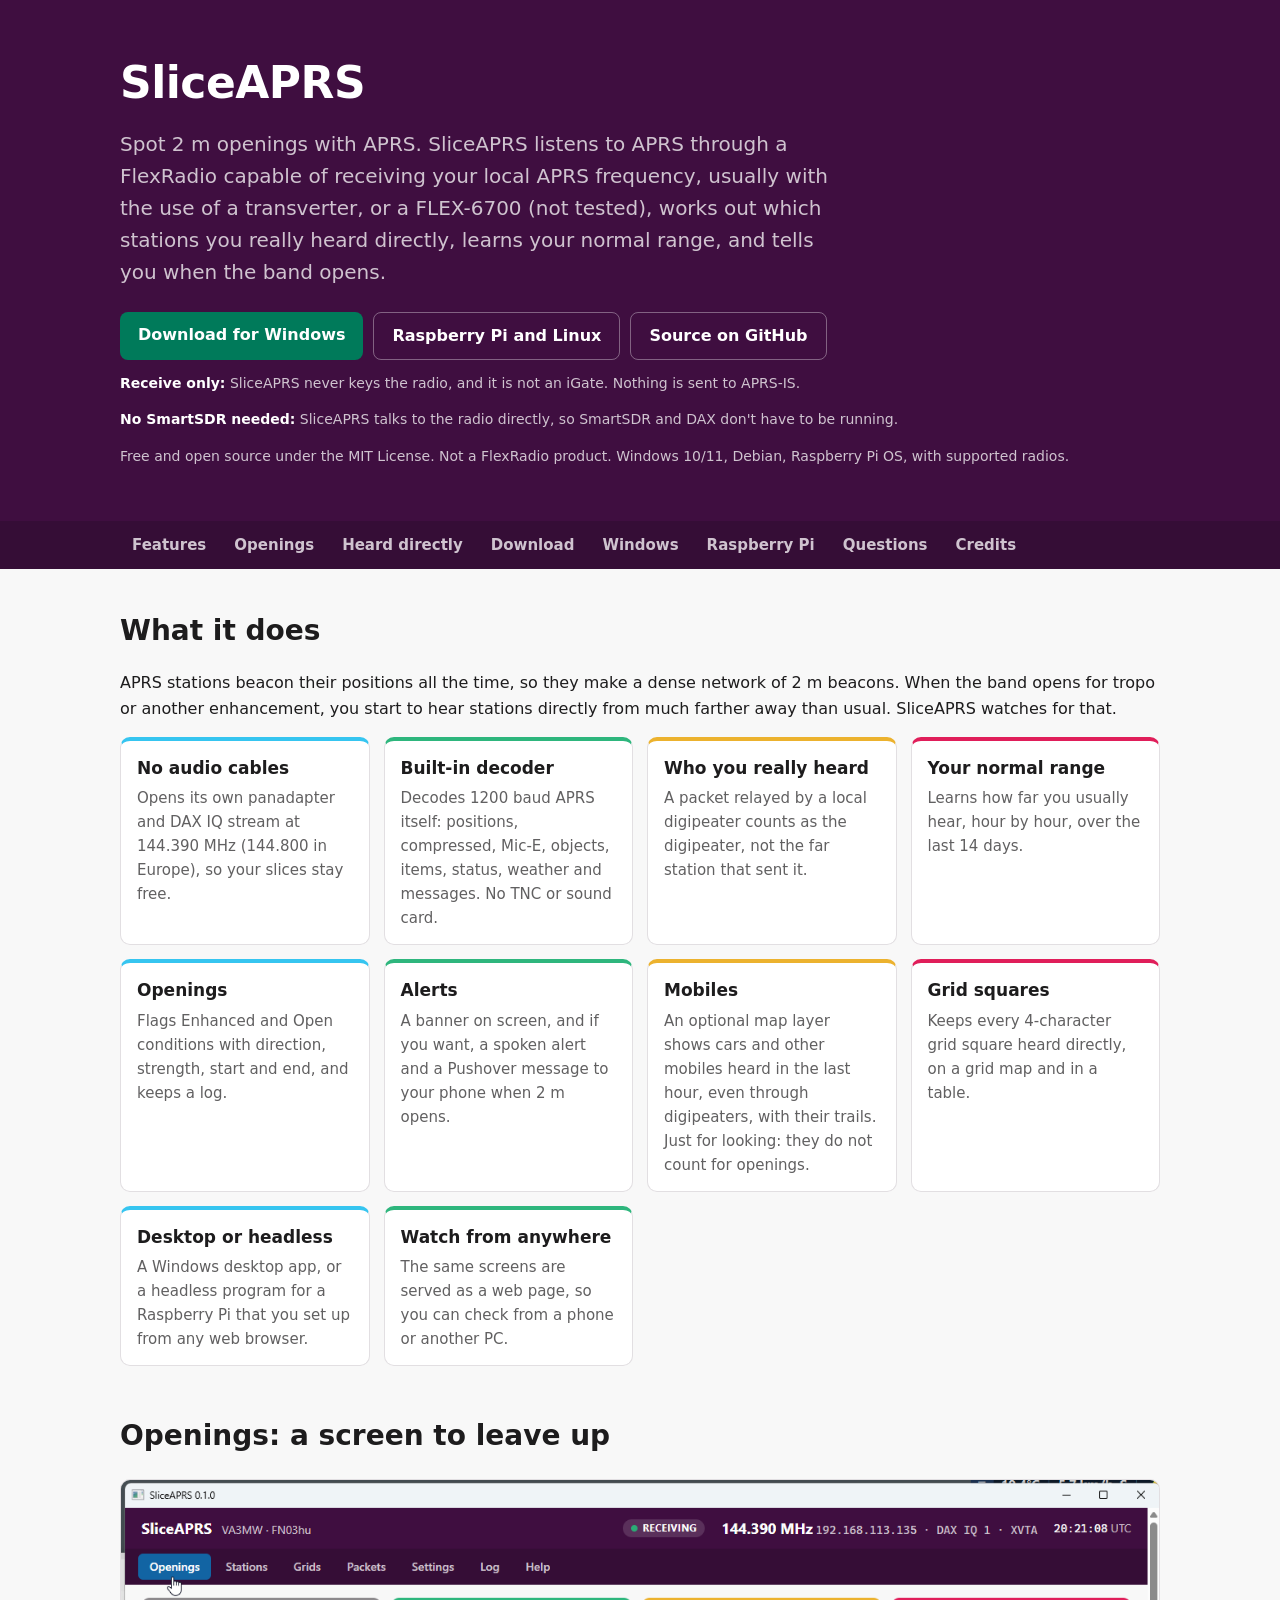
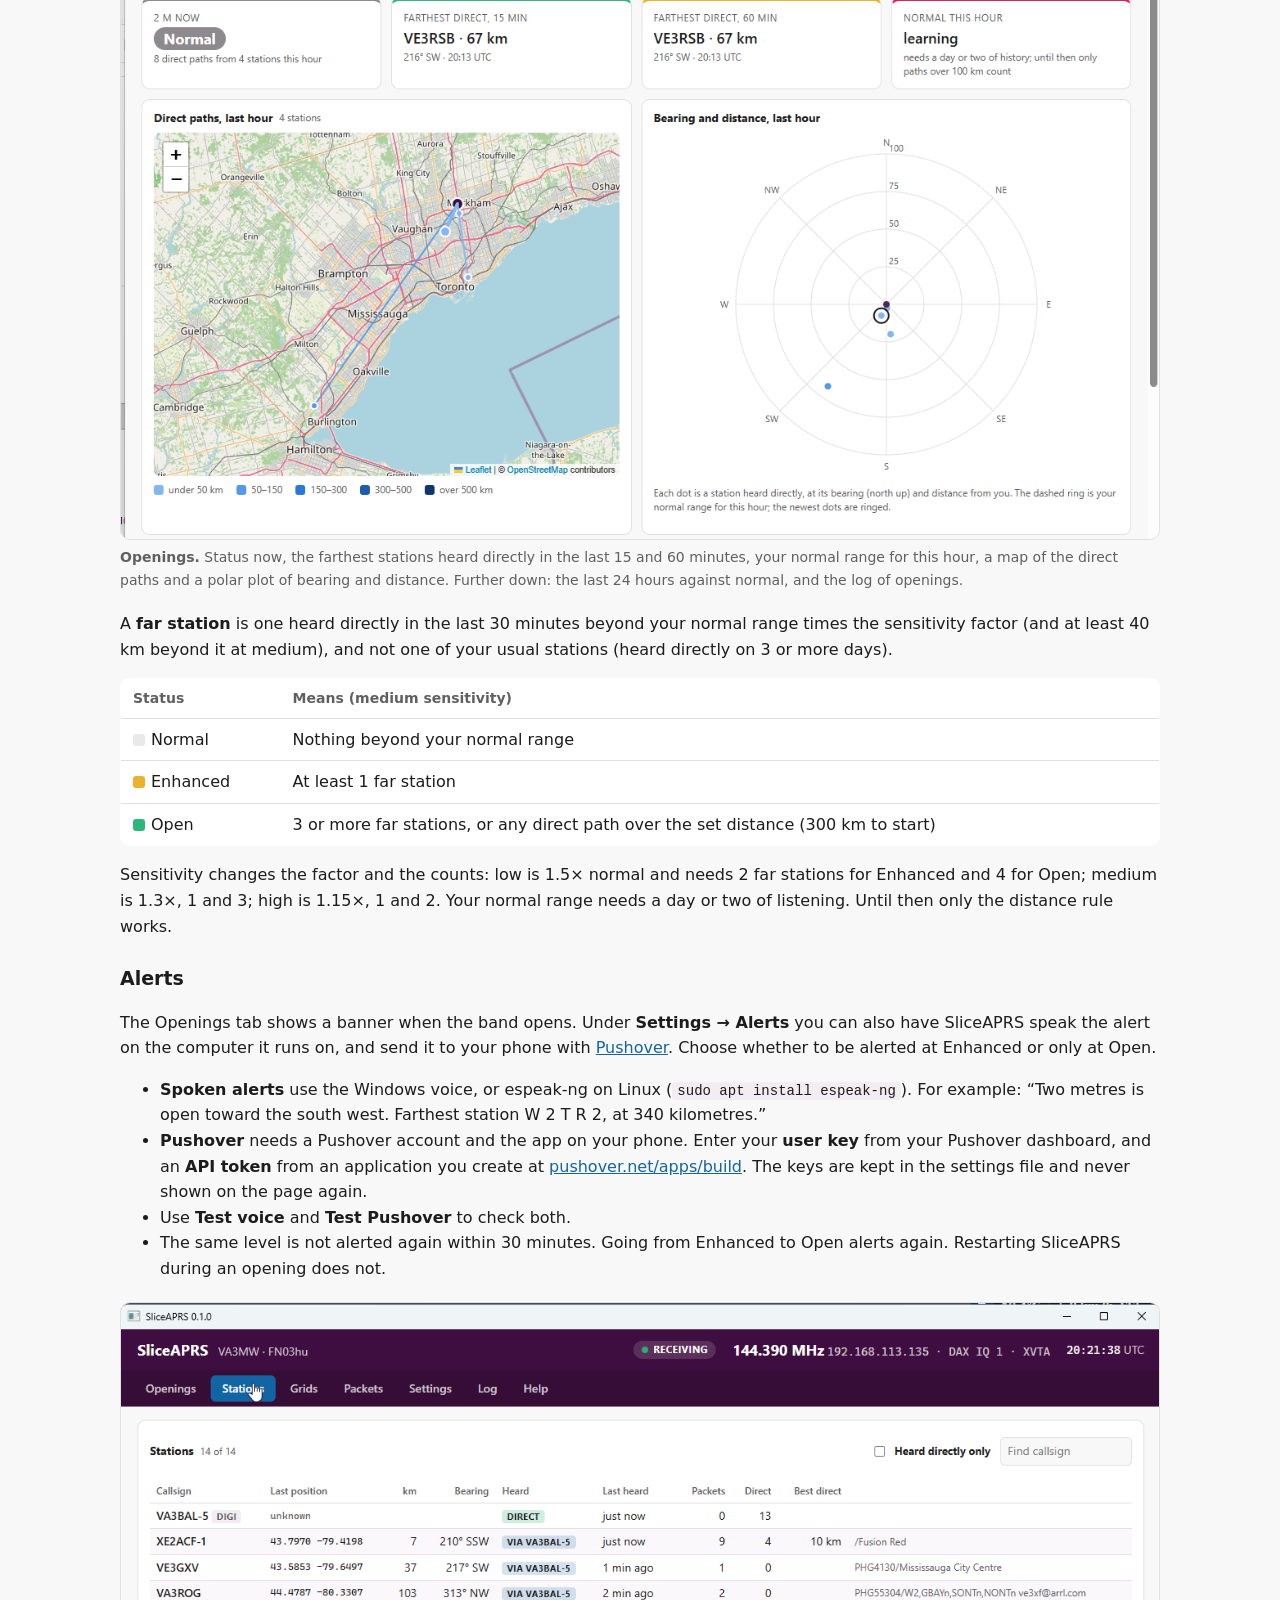
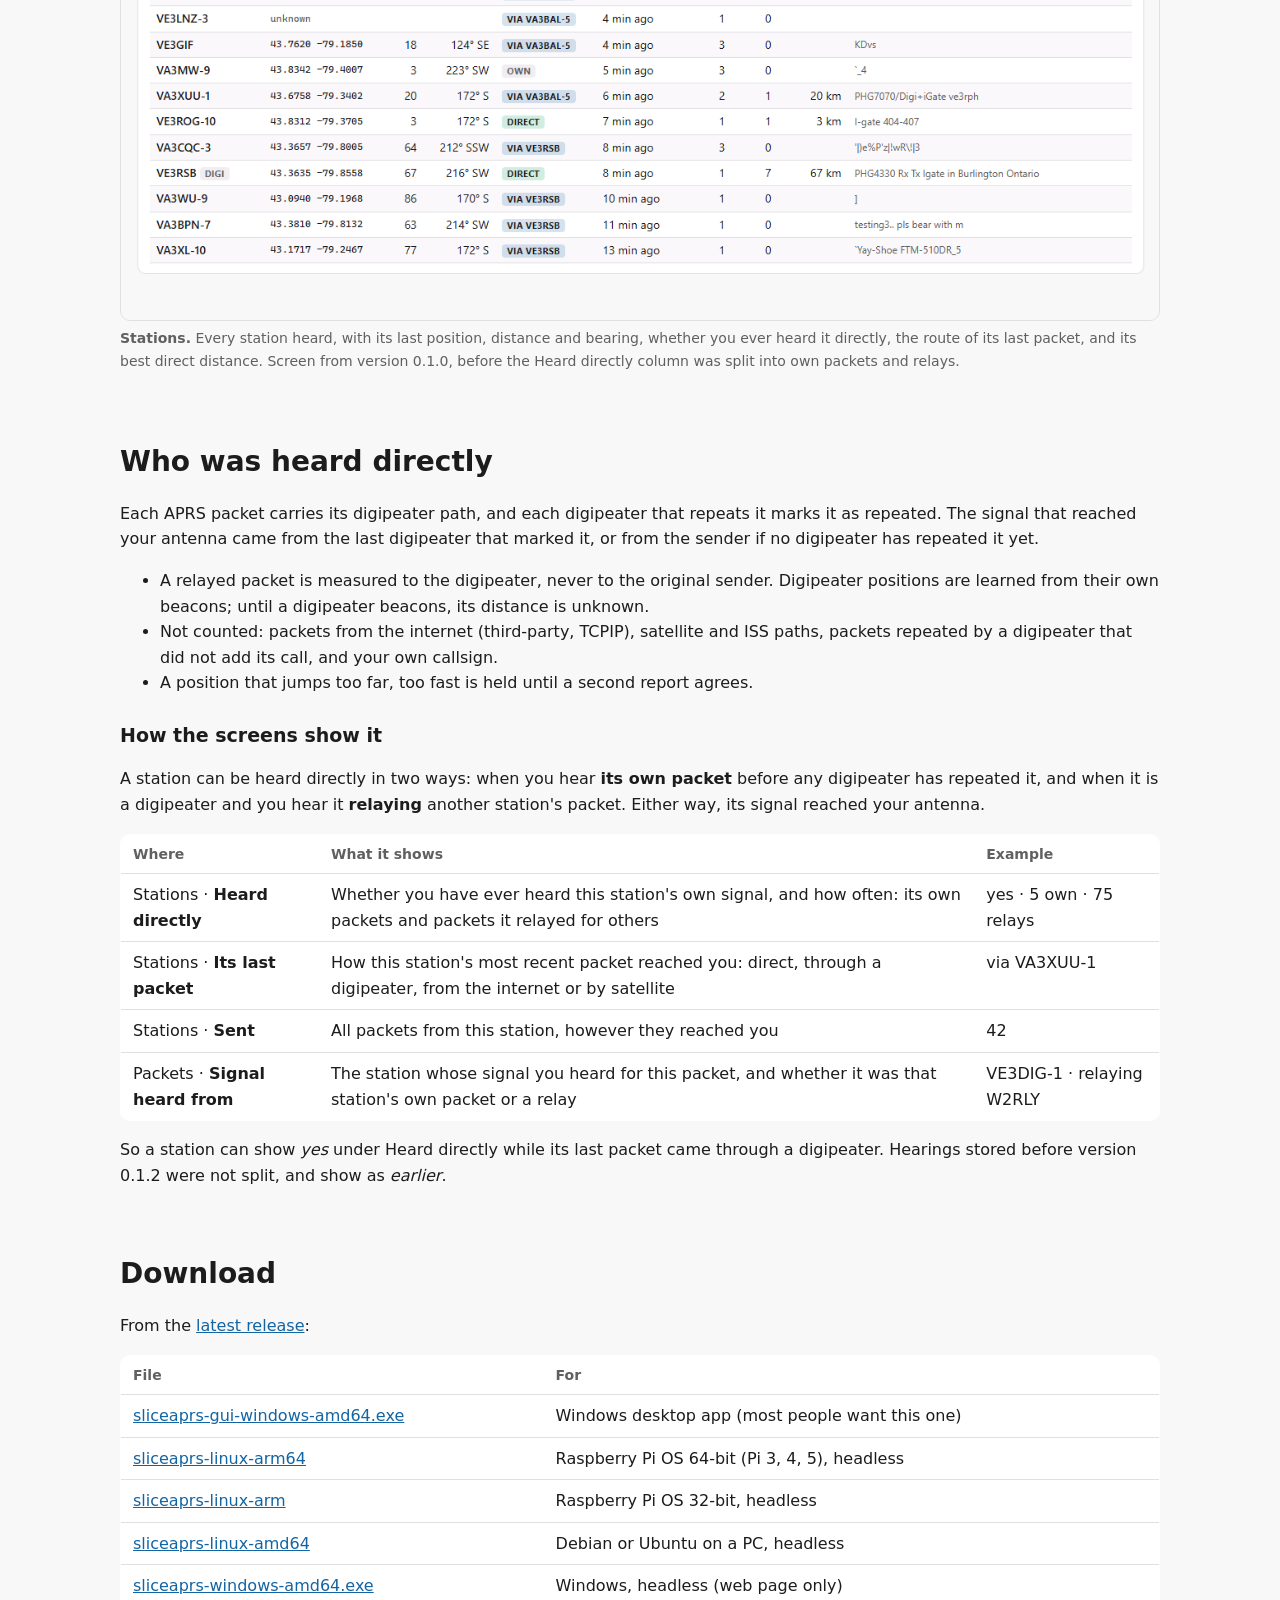
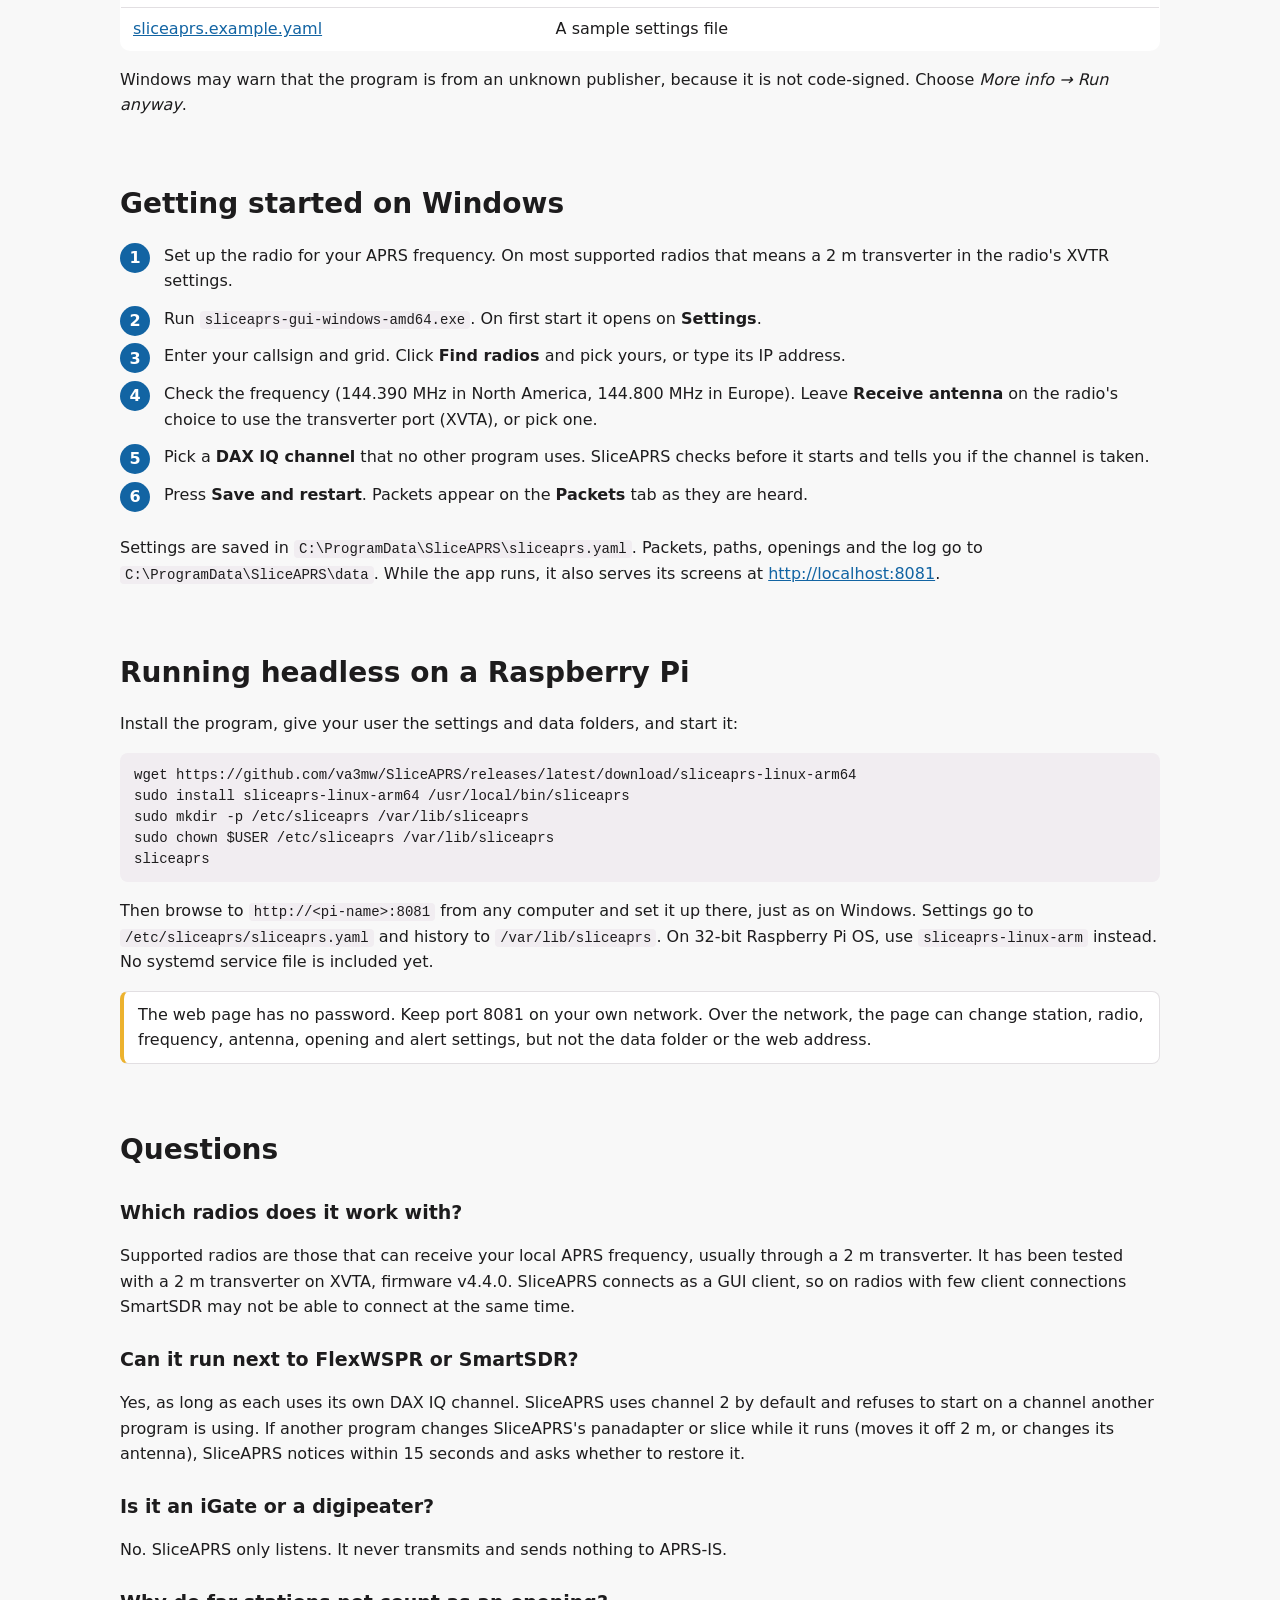
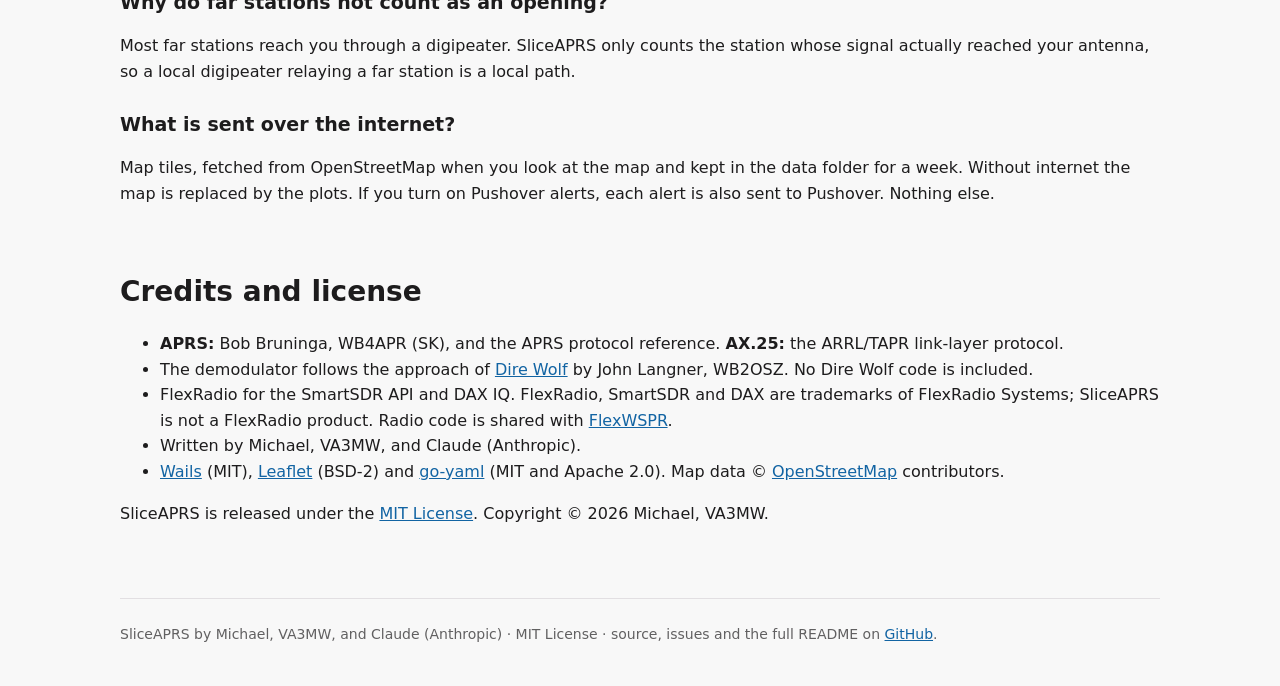
<file: docs/index.html>
<!doctype html>
<html lang="en">
<head>
<meta charset="utf-8">
<meta name="viewport" content="width=device-width, initial-scale=1">
<title>SliceAPRS</title>
<meta name="description" content="SliceAPRS: spot 2 m openings with APRS through a FlexRadio, on Windows, Debian and Raspberry Pi. Receive only.">
<style>
:root {
  --aub: #3f0e40; --aub-2: #350d36; --aub-3: #522653; --aub-ink: #fff; --aub-muted: #cfc3cf;
  --bg: #f8f8f8; --panel: #fff; --line: #e2dfe2; --text: #1d1c1d; --muted: #616061;
  --accent: #1264a3; --go: #007a5a; --go-hover: #148567;
  --c-blue: #36c5f0; --c-green: #2eb67d; --c-yellow: #ecb22e; --c-red: #e01e5a;
  --code: #f1edf1;
  color-scheme: light;
}
@media (prefers-color-scheme: dark) {
  :root { --aub: #350d36; --aub-2: #2a0a2b; --aub-ink: #e8e8e8; --aub-muted: #a8a0a8;
    --bg: #1a1d21; --panel: #222529; --line: #35373b; --text: #d1d2d3; --muted: #9a9b9e;
    --accent: #1d9bd1; --code: #2c2d30; color-scheme: dark; }
}
* { box-sizing: border-box; }
html { scroll-behavior: smooth; }
body { margin: 0; background: var(--bg); color: var(--text);
  font: 16px/1.6 system-ui, -apple-system, "Segoe UI", Roboto, sans-serif; }
a { color: var(--accent); }
code, pre { font-family: ui-monospace, "Cascadia Mono", Consolas, monospace; font-size: 14px; }
code { background: var(--code); padding: 1px 5px; border-radius: 4px; }
pre { background: var(--code); padding: 12px 14px; border-radius: 8px; overflow-x: auto; line-height: 1.5; }
pre code { background: none; padding: 0; }
.wrap { max-width: 1080px; margin: 0 auto; padding: 0 20px; }

header.hero { background: var(--aub); color: var(--aub-ink); padding: 48px 0 40px; }
.hero h1 { margin: 0; font-size: 44px; letter-spacing: -.5px; }
.hero p.lead { font-size: 20px; color: var(--aub-muted); max-width: 720px; margin: 10px 0 24px; }
.btns { display: flex; flex-wrap: wrap; gap: 10px; }
.btn { display: inline-block; padding: 10px 18px; border-radius: 8px; font-weight: 700; text-decoration: none; }
.btn.go { background: var(--go); color: #fff; }
.btn.go:hover { background: var(--go-hover); }
.btn.ghost { border: 1px solid rgba(255,255,255,.35); color: var(--aub-ink); }
.btn.ghost:hover { background: var(--aub-3); }
.hero .small { color: var(--aub-muted); font-size: 14px; margin-top: 12px; }
nav.bar { background: var(--aub-2); position: sticky; top: 0; z-index: 2; }
nav.bar .wrap { display: flex; gap: 4px; overflow-x: auto; scrollbar-width: none; padding-top: 6px; padding-bottom: 6px; }
nav.bar a { color: var(--aub-muted); text-decoration: none; font-weight: 600; padding: 6px 12px; border-radius: 6px; white-space: nowrap; font-size: 15px; }
nav.bar a:hover { background: var(--aub-3); color: var(--aub-ink); }

section { padding: 40px 0 8px; }
h2 { font-size: 28px; margin: 0 0 12px; }
h3 { font-size: 19px; margin: 24px 0 6px; }
.cards { display: grid; grid-template-columns: repeat(auto-fit, minmax(230px, 1fr)); gap: 14px; margin-top: 16px; }
.card { background: var(--panel); border: 1px solid var(--line); border-top: 4px solid var(--c-blue); border-radius: 10px; padding: 14px 16px; }
.card:nth-child(4n+2) { border-top-color: var(--c-green); }
.card:nth-child(4n+3) { border-top-color: var(--c-yellow); }
.card:nth-child(4n+4) { border-top-color: var(--c-red); }
.card h3 { margin: 0 0 4px; font-size: 17px; }
.card p { margin: 0; color: var(--muted); font-size: 15px; }
figure { margin: 20px 0; }
figure img { width: 100%; height: auto; border-radius: 10px; border: 1px solid var(--line); display: block; background: #fff; }
figcaption { color: var(--muted); font-size: 14px; margin-top: 6px; }
table { width: 100%; border-collapse: collapse; background: var(--panel); border: 1px solid var(--line); border-radius: 10px; overflow: hidden; }
th, td { text-align: left; padding: 8px 12px; border-bottom: 1px solid var(--line); vertical-align: top; }
th { font-size: 14px; color: var(--muted); }
tr:last-child td { border-bottom: 0; }
.scroll { overflow-x: auto; }
.steps { counter-reset: s; list-style: none; padding: 0; }
.steps li { counter-increment: s; position: relative; padding: 0 0 12px 44px; }
.steps li::before { content: counter(s); position: absolute; left: 0; top: 0; width: 30px; height: 30px; border-radius: 50%;
  background: var(--accent); color: #fff; font-weight: 700; display: flex; align-items: center; justify-content: center; }
.two { display: grid; grid-template-columns: 1fr 1fr; gap: 24px; }
@media (max-width: 800px) { .two { grid-template-columns: 1fr; } .hero h1 { font-size: 34px; } }
.note { background: var(--panel); border: 1px solid var(--line); border-left: 4px solid var(--c-yellow); border-radius: 8px; padding: 10px 14px; }
.lv { display: inline-block; width: 12px; height: 12px; border-radius: 3px; margin-right: 6px; vertical-align: -1px; }
footer { margin-top: 48px; padding: 24px 0 40px; border-top: 1px solid var(--line); color: var(--muted); font-size: 14px; }
</style>
</head>
<body>

<header class="hero">
  <div class="wrap">
    <h1>SliceAPRS</h1>
    <p class="lead">Spot 2 m openings with APRS. SliceAPRS listens to APRS through a FlexRadio capable of receiving your local APRS frequency, usually with the use of a transverter, or a FLEX-6700 (not tested), works out which stations you really heard directly, learns your normal range, and tells you when the band opens.</p>
    <div class="btns">
      <a class="btn go" href="https://github.com/va3mw/SliceAPRS/releases/latest/download/sliceaprs-gui-windows-amd64.exe">Download for Windows</a>
      <a class="btn ghost" href="#download">Raspberry Pi and Linux</a>
      <a class="btn ghost" href="https://github.com/va3mw/SliceAPRS">Source on GitHub</a>
    </div>
    <p class="small"><b style="color:var(--aub-ink)">Receive only:</b> SliceAPRS never keys the radio, and it is not an iGate. Nothing is sent to APRS-IS.</p>
    <p class="small"><b style="color:var(--aub-ink)">No SmartSDR needed:</b> SliceAPRS talks to the radio directly, so SmartSDR and DAX don't have to be running.</p>
    <p class="small">Free and open source under the MIT License. Not a FlexRadio product. Windows 10/11, Debian, Raspberry Pi OS, with supported radios.</p>
  </div>
</header>

<nav class="bar"><div class="wrap">
  <a href="#features">Features</a>
  <a href="#openings">Openings</a>
  <a href="#heard">Heard directly</a>
  <a href="#download">Download</a>
  <a href="#windows">Windows</a>
  <a href="#pi">Raspberry Pi</a>
  <a href="#faq">Questions</a>
  <a href="#credits">Credits</a>
</div></nav>

<main class="wrap">

<section id="features">
  <h2>What it does</h2>
  <p>APRS stations beacon their positions all the time, so they make a dense network of 2 m beacons. When the band opens for tropo or another enhancement, you start to hear stations directly from much farther away than usual. SliceAPRS watches for that.</p>
  <div class="cards">
    <div class="card"><h3>No audio cables</h3><p>Opens its own panadapter and DAX IQ stream at 144.390 MHz (144.800 in Europe), so your slices stay free.</p></div>
    <div class="card"><h3>Built-in decoder</h3><p>Decodes 1200 baud APRS itself: positions, compressed, Mic-E, objects, items, status, weather and messages. No TNC or sound card.</p></div>
    <div class="card"><h3>Who you really heard</h3><p>A packet relayed by a local digipeater counts as the digipeater, not the far station that sent it.</p></div>
    <div class="card"><h3>Your normal range</h3><p>Learns how far you usually hear, hour by hour, over the last 14 days.</p></div>
    <div class="card"><h3>Openings</h3><p>Flags Enhanced and Open conditions with direction, strength, start and end, and keeps a log.</p></div>
    <div class="card"><h3>Alerts</h3><p>A banner on screen, and if you want, a spoken alert and a Pushover message to your phone when 2 m opens.</p></div>
    <div class="card"><h3>Mobiles</h3><p>An optional map layer shows cars and other mobiles heard in the last hour, even through digipeaters, with their trails. Just for looking: they do not count for openings.</p></div>
    <div class="card"><h3>Grid squares</h3><p>Keeps every 4-character grid square heard directly, on a grid map and in a table.</p></div>
    <div class="card"><h3>Desktop or headless</h3><p>A Windows desktop app, or a headless program for a Raspberry Pi that you set up from any web browser.</p></div>
    <div class="card"><h3>Watch from anywhere</h3><p>The same screens are served as a web page, so you can check from a phone or another PC.</p></div>
  </div>
</section>

<section id="openings">
  <h2>Openings: a screen to leave up</h2>
  <figure>
    <img src="openings.png" alt="Openings tab: 2 m status, farthest direct stations, a map of direct paths and a bearing and distance plot" loading="lazy">
    <figcaption><b>Openings.</b> Status now, the farthest stations heard directly in the last 15 and 60 minutes, your normal range for this hour, a map of the direct paths and a polar plot of bearing and distance. Further down: the last 24 hours against normal, and the log of openings.</figcaption>
  </figure>
  <p>A <b>far station</b> is one heard directly in the last 30 minutes beyond your normal range times the sensitivity factor (and at least 40 km beyond it at medium), and not one of your usual stations (heard directly on 3 or more days).</p>
  <div class="scroll"><table>
    <tr><th>Status</th><th>Means (medium sensitivity)</th></tr>
    <tr><td><span class="lv" style="background:#ebe8eb"></span>Normal</td><td>Nothing beyond your normal range</td></tr>
    <tr><td><span class="lv" style="background:#ecb22e"></span>Enhanced</td><td>At least 1 far station</td></tr>
    <tr><td><span class="lv" style="background:#2eb67d"></span>Open</td><td>3 or more far stations, or any direct path over the set distance (300 km to start)</td></tr>
  </table></div>
  <p>Sensitivity changes the factor and the counts: low is 1.5× normal and needs 2 far stations for Enhanced and 4 for Open; medium is 1.3×, 1 and 3; high is 1.15×, 1 and 2. Your normal range needs a day or two of listening. Until then only the distance rule works.</p>
  <h3>Alerts</h3>
  <p>The Openings tab shows a banner when the band opens. Under <b>Settings → Alerts</b> you can also have SliceAPRS speak the alert on the computer it runs on, and send it to your phone with <a href="https://pushover.net/">Pushover</a>. Choose whether to be alerted at Enhanced or only at Open.</p>
  <ul>
    <li><b>Spoken alerts</b> use the Windows voice, or espeak-ng on Linux (<code>sudo apt install espeak-ng</code>). For example: “Two metres is open toward the south west. Farthest station W 2 T R 2, at 340 kilometres.”</li>
    <li><b>Pushover</b> needs a Pushover account and the app on your phone. Enter your <b>user key</b> from your Pushover dashboard, and an <b>API token</b> from an application you create at <a href="https://pushover.net/apps/build">pushover.net/apps/build</a>. The keys are kept in the settings file and never shown on the page again.</li>
    <li>Use <b>Test voice</b> and <b>Test Pushover</b> to check both.</li>
    <li>The same level is not alerted again within 30 minutes. Going from Enhanced to Open alerts again. Restarting SliceAPRS during an opening does not.</li>
  </ul>
  <figure>
    <img src="stations.png" alt="Stations tab: every station heard with its position, distance, bearing and how it was heard" loading="lazy">
    <figcaption><b>Stations.</b> Every station heard, with its last position, distance and bearing, whether you ever heard it directly, the route of its last packet, and its best direct distance. Screen from version 0.1.0, before the Heard directly column was split into own packets and relays.</figcaption>
  </figure>
</section>

<section id="heard">
  <h2>Who was heard directly</h2>
  <p>Each APRS packet carries its digipeater path, and each digipeater that repeats it marks it as repeated. The signal that reached your antenna came from the last digipeater that marked it, or from the sender if no digipeater has repeated it yet.</p>
  <ul>
    <li>A relayed packet is measured to the digipeater, never to the original sender. Digipeater positions are learned from their own beacons; until a digipeater beacons, its distance is unknown.</li>
    <li>Not counted: packets from the internet (third-party, TCPIP), satellite and ISS paths, packets repeated by a digipeater that did not add its call, and your own callsign.</li>
    <li>A position that jumps too far, too fast is held until a second report agrees.</li>
  </ul>
  <h3>How the screens show it</h3>
  <p>A station can be heard directly in two ways: when you hear <b>its own packet</b> before any digipeater has repeated it, and when it is a digipeater and you hear it <b>relaying</b> another station's packet. Either way, its signal reached your antenna.</p>
  <div class="scroll"><table>
    <tr><th>Where</th><th>What it shows</th><th>Example</th></tr>
    <tr><td>Stations · <b>Heard directly</b></td><td>Whether you have ever heard this station's own signal, and how often: its own packets and packets it relayed for others</td><td>yes · 5 own · 75 relays</td></tr>
    <tr><td>Stations · <b>Its last packet</b></td><td>How this station's most recent packet reached you: direct, through a digipeater, from the internet or by satellite</td><td>via VA3XUU-1</td></tr>
    <tr><td>Stations · <b>Sent</b></td><td>All packets from this station, however they reached you</td><td>42</td></tr>
    <tr><td>Packets · <b>Signal heard from</b></td><td>The station whose signal you heard for this packet, and whether it was that station's own packet or a relay</td><td>VE3DIG-1 · relaying W2RLY</td></tr>
  </table></div>
  <p>So a station can show <i>yes</i> under Heard directly while its last packet came through a digipeater. Hearings stored before version 0.1.2 were not split, and show as <i>earlier</i>.</p>
</section>

<section id="download">
  <h2>Download</h2>
  <p>From the <a href="https://github.com/va3mw/SliceAPRS/releases/latest">latest release</a>:</p>
  <div class="scroll"><table>
    <tr><th>File</th><th>For</th></tr>
    <tr><td><a href="https://github.com/va3mw/SliceAPRS/releases/latest/download/sliceaprs-gui-windows-amd64.exe">sliceaprs-gui-windows-amd64.exe</a></td><td>Windows desktop app (most people want this one)</td></tr>
    <tr><td><a href="https://github.com/va3mw/SliceAPRS/releases/latest/download/sliceaprs-linux-arm64">sliceaprs-linux-arm64</a></td><td>Raspberry Pi OS 64-bit (Pi 3, 4, 5), headless</td></tr>
    <tr><td><a href="https://github.com/va3mw/SliceAPRS/releases/latest/download/sliceaprs-linux-arm">sliceaprs-linux-arm</a></td><td>Raspberry Pi OS 32-bit, headless</td></tr>
    <tr><td><a href="https://github.com/va3mw/SliceAPRS/releases/latest/download/sliceaprs-linux-amd64">sliceaprs-linux-amd64</a></td><td>Debian or Ubuntu on a PC, headless</td></tr>
    <tr><td><a href="https://github.com/va3mw/SliceAPRS/releases/latest/download/sliceaprs-windows-amd64.exe">sliceaprs-windows-amd64.exe</a></td><td>Windows, headless (web page only)</td></tr>
    <tr><td><a href="https://github.com/va3mw/SliceAPRS/releases/latest/download/sliceaprs.example.yaml">sliceaprs.example.yaml</a></td><td>A sample settings file</td></tr>
  </table></div>
  <p>Windows may warn that the program is from an unknown publisher, because it is not code-signed. Choose <i>More info → Run anyway</i>.</p>
</section>

<section id="windows">
  <h2>Getting started on Windows</h2>
  <ol class="steps">
    <li>Set up the radio for your APRS frequency. On most supported radios that means a 2 m transverter in the radio's XVTR settings.</li>
    <li>Run <code>sliceaprs-gui-windows-amd64.exe</code>. On first start it opens on <b>Settings</b>.</li>
    <li>Enter your callsign and grid. Click <b>Find radios</b> and pick yours, or type its IP address.</li>
    <li>Check the frequency (144.390 MHz in North America, 144.800 MHz in Europe). Leave <b>Receive antenna</b> on the radio's choice to use the transverter port (XVTA), or pick one.</li>
    <li>Pick a <b>DAX IQ channel</b> that no other program uses. SliceAPRS checks before it starts and tells you if the channel is taken.</li>
    <li>Press <b>Save and restart</b>. Packets appear on the <b>Packets</b> tab as they are heard.</li>
  </ol>
  <p>Settings are saved in <code>C:\ProgramData\SliceAPRS\sliceaprs.yaml</code>. Packets, paths, openings and the log go to <code>C:\ProgramData\SliceAPRS\data</code>. While the app runs, it also serves its screens at <a href="http://localhost:8081">http://localhost:8081</a>.</p>
</section>

<section id="pi">
  <h2>Running headless on a Raspberry Pi</h2>
  <p>Install the program, give your user the settings and data folders, and start it:</p>
<pre><code>wget https://github.com/va3mw/SliceAPRS/releases/latest/download/sliceaprs-linux-arm64
sudo install sliceaprs-linux-arm64 /usr/local/bin/sliceaprs
sudo mkdir -p /etc/sliceaprs /var/lib/sliceaprs
sudo chown $USER /etc/sliceaprs /var/lib/sliceaprs
sliceaprs</code></pre>
  <p>Then browse to <code>http://&lt;pi-name&gt;:8081</code> from any computer and set it up there, just as on Windows. Settings go to <code>/etc/sliceaprs/sliceaprs.yaml</code> and history to <code>/var/lib/sliceaprs</code>. On 32-bit Raspberry Pi OS, use <code>sliceaprs-linux-arm</code> instead. No systemd service file is included yet.</p>
  <p class="note">The web page has no password. Keep port 8081 on your own network. Over the network, the page can change station, radio, frequency, antenna, opening and alert settings, but not the data folder or the web address.</p>
</section>

<section id="faq">
  <h2>Questions</h2>
  <h3>Which radios does it work with?</h3>
  <p>Supported radios are those that can receive your local APRS frequency, usually through a 2 m transverter. It has been tested with a 2 m transverter on XVTA, firmware v4.4.0. SliceAPRS connects as a GUI client, so on radios with few client connections SmartSDR may not be able to connect at the same time.</p>
  <h3>Can it run next to FlexWSPR or SmartSDR?</h3>
  <p>Yes, as long as each uses its own DAX IQ channel. SliceAPRS uses channel 2 by default and refuses to start on a channel another program is using. If another program changes SliceAPRS's panadapter or slice while it runs (moves it off 2 m, or changes its antenna), SliceAPRS notices within 15 seconds and asks whether to restore it.</p>
  <h3>Is it an iGate or a digipeater?</h3>
  <p>No. SliceAPRS only listens. It never transmits and sends nothing to APRS-IS.</p>
  <h3>Why do far stations not count as an opening?</h3>
  <p>Most far stations reach you through a digipeater. SliceAPRS only counts the station whose signal actually reached your antenna, so a local digipeater relaying a far station is a local path.</p>
  <h3>What is sent over the internet?</h3>
  <p>Map tiles, fetched from OpenStreetMap when you look at the map and kept in the data folder for a week. Without internet the map is replaced by the plots. If you turn on Pushover alerts, each alert is also sent to Pushover. Nothing else.</p>
</section>

<section id="credits">
  <h2>Credits and license</h2>
  <ul>
    <li><b>APRS:</b> Bob Bruninga, WB4APR (SK), and the APRS protocol reference. <b>AX.25:</b> the ARRL/TAPR link-layer protocol.</li>
    <li>The demodulator follows the approach of <a href="https://github.com/wb2osz/direwolf">Dire Wolf</a> by John Langner, WB2OSZ. No Dire Wolf code is included.</li>
    <li>FlexRadio for the SmartSDR API and DAX IQ. FlexRadio, SmartSDR and DAX are trademarks of FlexRadio Systems; SliceAPRS is not a FlexRadio product. Radio code is shared with <a href="https://va3mw.github.io/FlexWSPR/">FlexWSPR</a>.</li>
    <li>Written by Michael, VA3MW, and Claude (Anthropic).</li>
    <li><a href="https://wails.io/">Wails</a> (MIT), <a href="https://leafletjs.com/">Leaflet</a> (BSD-2) and <a href="https://github.com/go-yaml/yaml">go-yaml</a> (MIT and Apache 2.0). Map data © <a href="https://www.openstreetmap.org/copyright">OpenStreetMap</a> contributors.</li>
  </ul>
  <p>SliceAPRS is released under the <a href="https://github.com/va3mw/SliceAPRS/blob/main/LICENSE">MIT License</a>. Copyright © 2026 Michael, VA3MW.</p>
</section>

<footer>
  SliceAPRS by Michael, VA3MW, and Claude (Anthropic) · MIT License · source, issues and the full README on <a href="https://github.com/va3mw/SliceAPRS">GitHub</a>.
</footer>
</main>
</body>
</html>
</file>
